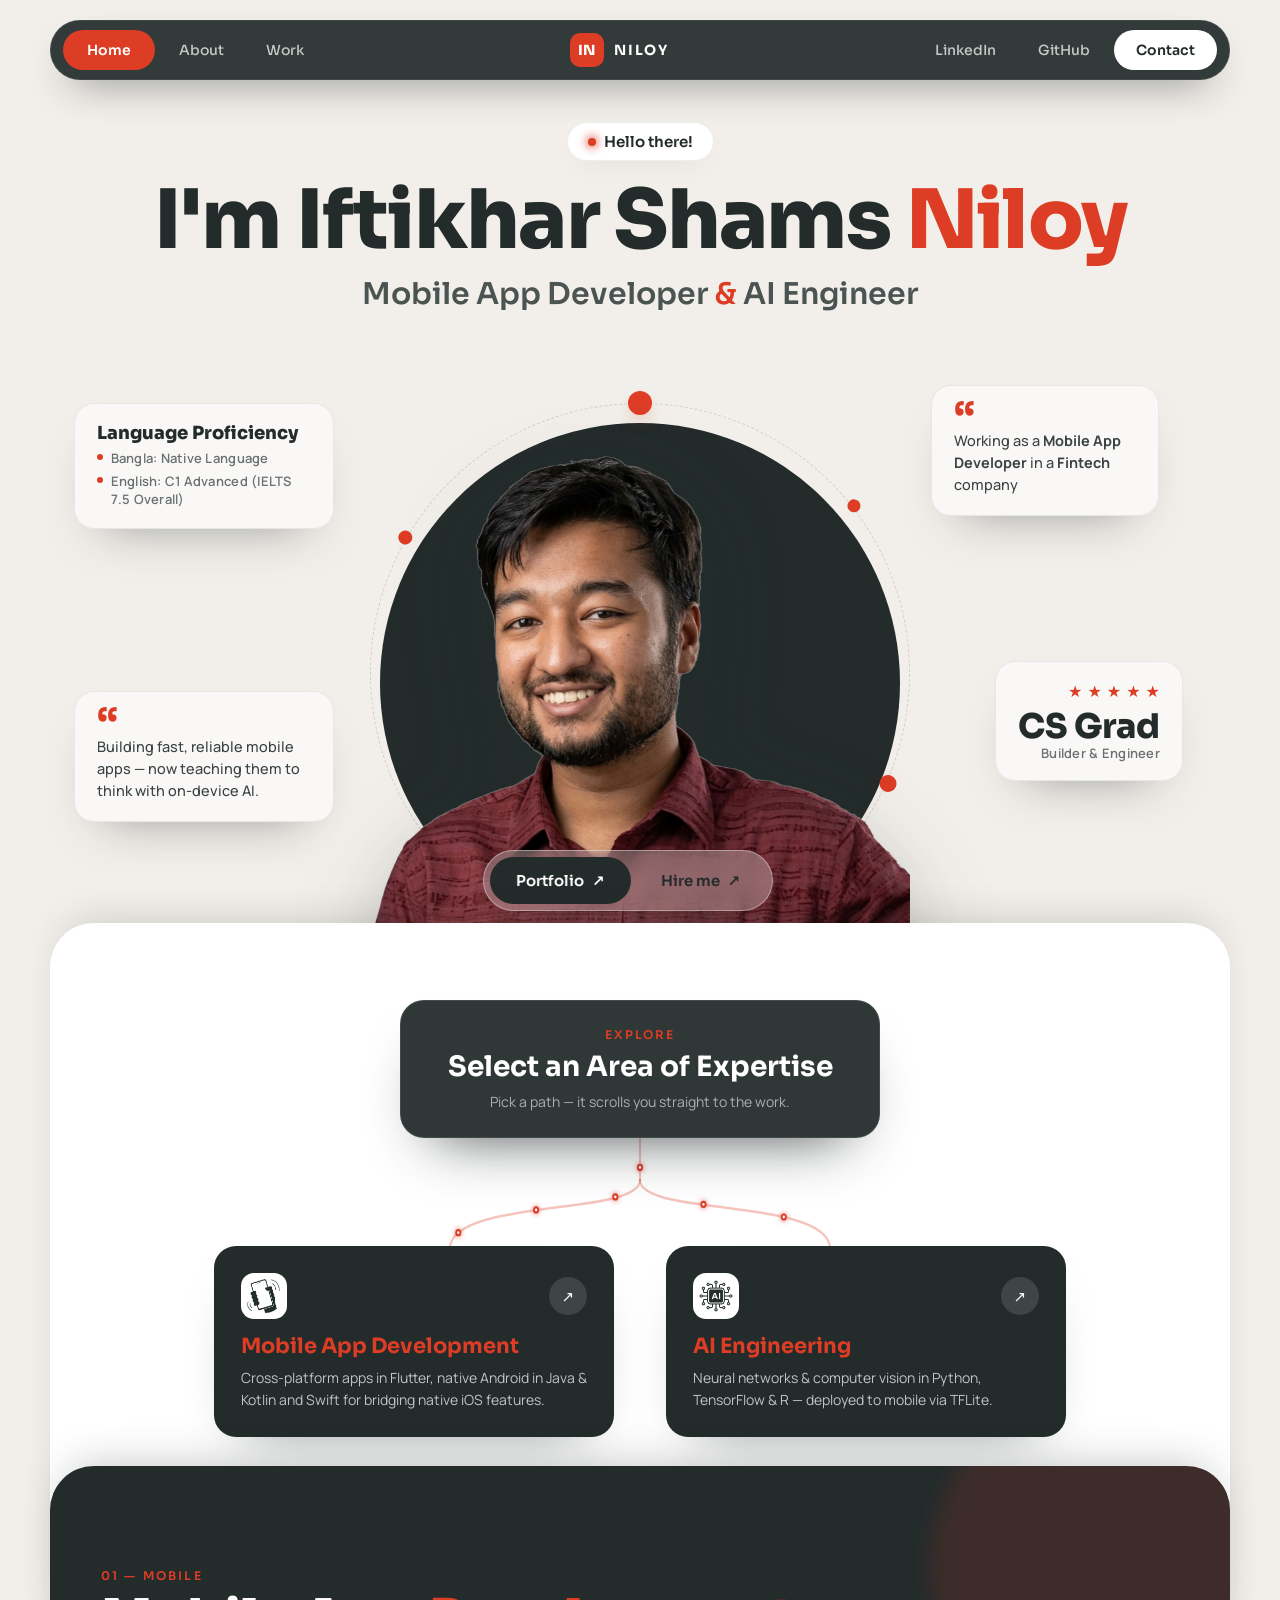
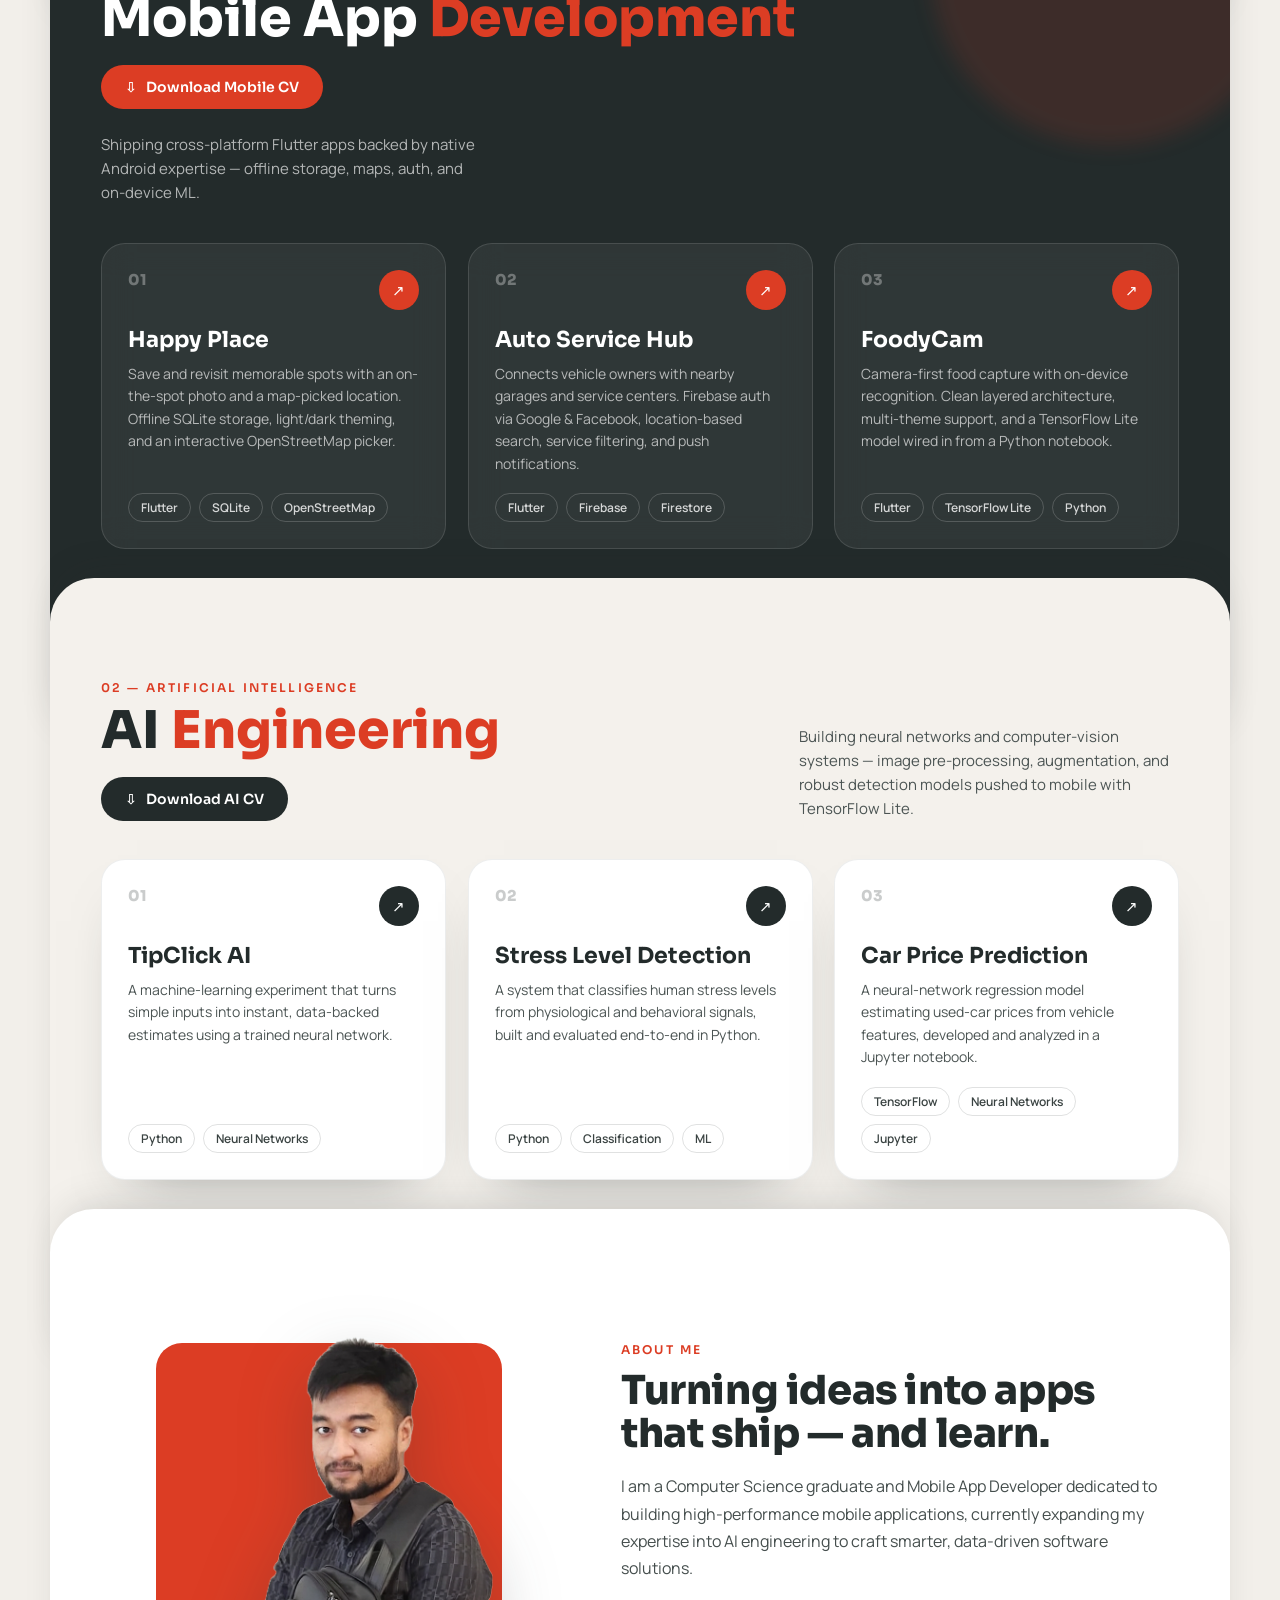
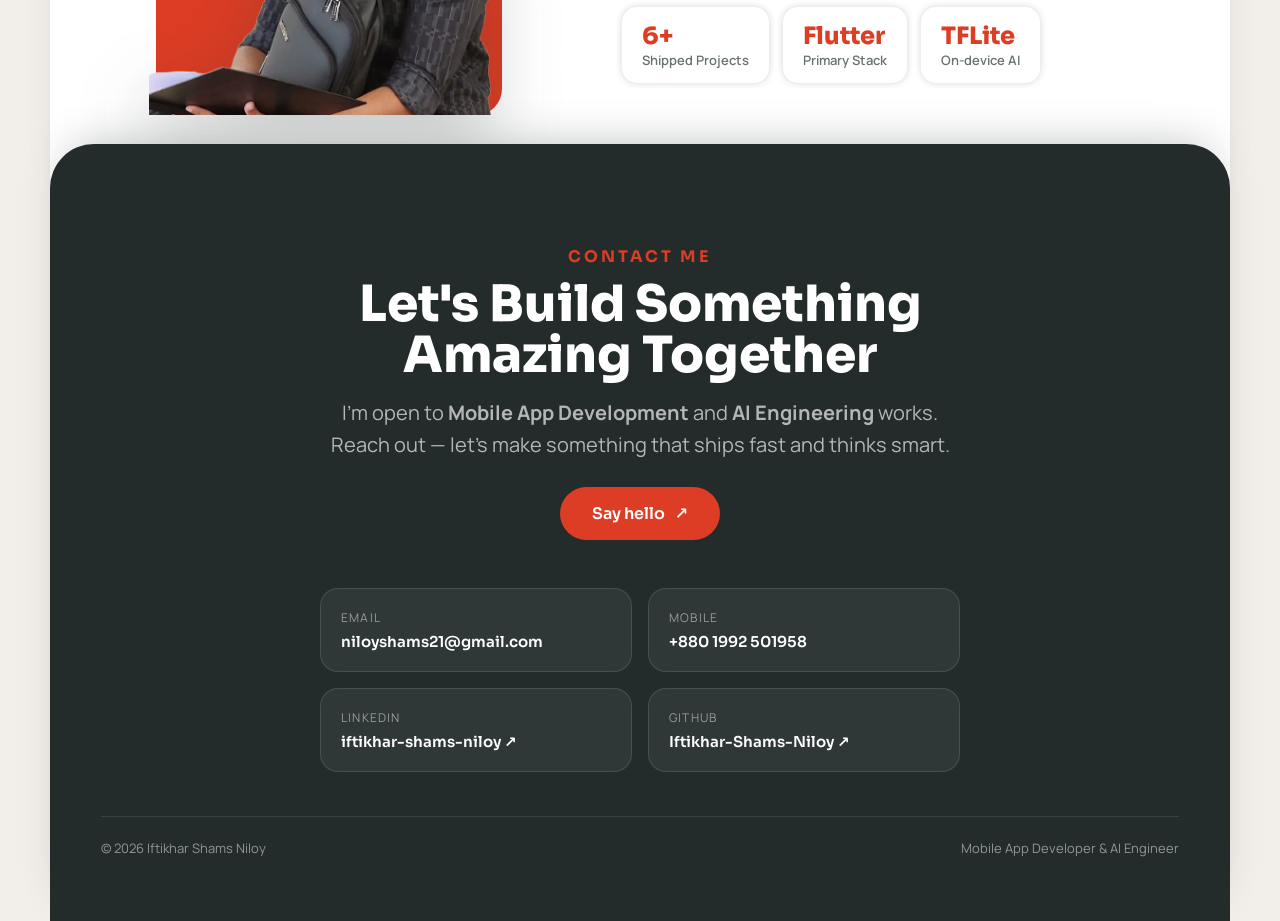
<file: index.html>
<!DOCTYPE html>
<html lang="en">
<head>
  <meta charset="utf-8">
  <meta name="viewport" content="width=device-width, initial-scale=1">
  <title>Iftikhar Shams Niloy — Mobile App Developer &amp; AI Engineer</title>
  <meta name="description" content="Portfolio of Iftikhar Shams Niloy — Mobile App Developer (Flutter, Android) and AI Engineer (TensorFlow, computer vision).">

  <link rel="icon" href="assets/images/favicon.svg" type="image/svg+xml">

  <link rel="stylesheet" href="css/fonts.css">
  <link rel="stylesheet" href="css/base.css">
  <link rel="stylesheet" href="css/components.css">
  <link rel="stylesheet" href="css/sections.css">
</head>
<body>

  <!-- ============================== NAV ============================== -->
  <nav class="nav">
    <div class="nav__group">
      <a href="#home" class="nav__link nav__link--active">Home</a>
      <a href="#about" class="nav__link">About</a>
      <a href="#mobile" class="nav__link">Work</a>
    </div>

    <a href="#home" class="nav__brand">
      <span class="nav__logo">IN</span>
      <span class="nav__name">NILOY</span>
    </a>

    <div class="nav__group">
      <a href="https://www.linkedin.com/in/iftikhar-shams-niloy-92b902220/" target="_blank" rel="noopener" class="nav__link nav__link--social">LinkedIn</a>
      <a href="https://github.com/Iftikhar-Shams-Niloy" target="_blank" rel="noopener" class="nav__link nav__link--social">GitHub</a>
      <a href="#contact" class="nav__cta">Contact</a>
    </div>
  </nav>

  <!-- ============================== HERO ============================== -->
  <section id="home" class="hero">
    <div class="hero__inner">
      <div class="hero__badge reveal">
        <span class="hero__badge-dot"></span>Hello there!
      </div>

      <h1 class="hero__title reveal">I'm Iftikhar Shams <span class="accent">Niloy</span></h1>
      <p class="hero__subtitle reveal">Mobile App Developer <span class="accent">&amp;</span> AI Engineer</p>

      <!-- On desktop, .hero__portrait and .hero__cards are transparent wrappers
           (display: contents); on mobile the portrait becomes its own block and
           the floating cards reflow into a grid below it. -->
      <div class="hero__stage reveal">
        <div class="hero__portrait">
        <div class="hero__circle"></div>
        <div class="hero__ring"></div>

        <!-- Rotating red satellites orbiting the portrait -->
        <div class="hero__orbit">
          <div class="hero__orbit-spinner">
            <div class="hero__orbit-arm" style="--angle: 0deg"><span class="hero__satellite" style="--size: 24px; --offset: -12px"></span></div>
            <div class="hero__orbit-arm" style="--angle: 52deg"><span class="hero__satellite" style="--size: 13px; --offset: -8px"></span></div>
            <div class="hero__orbit-arm" style="--angle: 114deg"><span class="hero__satellite" style="--size: 17px; --offset: -10px"></span></div>
            <div class="hero__orbit-arm" style="--angle: 170deg"><span class="hero__satellite" style="--size: 11px; --offset: -7px"></span></div>
            <div class="hero__orbit-arm" style="--angle: 226deg"><span class="hero__satellite" style="--size: 20px; --offset: -11px"></span></div>
            <div class="hero__orbit-arm" style="--angle: 300deg"><span class="hero__satellite" style="--size: 14px; --offset: -8px"></span></div>
          </div>
        </div>

        <img id="heroPhoto" class="hero__photo" src="assets/images/photo-formal.png" alt="Iftikhar Shams Niloy">

        <!-- CTA pill + expandable resume downloads -->
        <div class="hero__cta">
          <div class="cta-pill">
            <a href="#mobile" class="cta-pill__primary">Portfolio <span aria-hidden="true">↗</span></a>
            <button id="resumeToggle" class="cta-pill__secondary" aria-expanded="false" aria-controls="resumePanel">
              Hire me <span id="resumeCaret" aria-hidden="true">↗</span>
            </button>
          </div>
          <div id="resumePanel" class="resume-panel">
            <a href="assets/resume/Iftikhar-Shams-Niloy-Resume-AI.pdf" download="Iftikhar-Shams-Niloy-AI-Resume.pdf" class="resume-panel__link resume-panel__link--accent">AI Engineering Resume</a>
            <a href="assets/resume/Iftikhar-Shams-Niloy-Resume-Mobile.pdf" download="Iftikhar-Shams-Niloy-Mobile-Resume.pdf" class="resume-panel__link resume-panel__link--dark">Mobile App Developer Resume</a>
          </div>
        </div>
        </div><!-- /hero__portrait -->

        <!-- Floating glass cards around the portrait -->
        <div class="hero__cards">
        <div class="float-card float-card--quote float-card--bottom-left">
          <div class="float-card__quote-mark">&ldquo;</div>
          <p class="float-card__text">Building fast, reliable mobile apps — now teaching them to think with on-device AI.</p>
        </div>

        <div class="float-card float-card--quote float-card--top-right">
          <div class="float-card__quote-mark">&ldquo;</div>
          <p class="float-card__text">Working as a <b>Mobile App Developer</b> in a <b>Fintech</b> company</p>
        </div>

        <div class="float-card float-card--badge float-card--bottom-right">
          <div class="float-card__stars">
            <span>★</span><span>★</span><span>★</span><span>★</span><span>★</span>
          </div>
          <div class="float-card__headline">CS Grad</div>
          <div class="float-card__caption">Builder &amp; Engineer</div>
        </div>

        <div class="float-card float-card--list float-card--top-left">
          <div class="float-card__headline float-card__headline--small">Language Proficiency</div>
          <ul class="float-card__list">
            <li><span class="float-card__bullet"></span>Bangla: Native Language</li>
            <li><span class="float-card__bullet"></span>English: C1 Advanced (IELTS 7.5 Overall)</li>
          </ul>
        </div>
        </div><!-- /hero__cards -->
      </div>
    </div>
  </section>

  <!-- ===================== EXPERTISE CHART ===================== -->
  <section class="chart stack-card stack-card--chart">
    <div class="chart__tree">
      <div class="chart__root reveal">
        <div class="chart__eyebrow">Explore</div>
        <div class="chart__question">Select an Area of Expertise</div>
        <div class="chart__hint">Pick a path — it scrolls you straight to the work.</div>
      </div>

      <!-- Mobile connector: vertical line with a falling spark (hidden on desktop) -->
      <div class="chart__vline" aria-hidden="true"></div>

      <!-- Connector with flowing sparks from the root node to the two paths -->
      <svg class="chart__connector" viewBox="0 0 900 110" height="110" fill="none" preserveAspectRatio="none" aria-hidden="true">
        <defs>
          <filter id="sparkGlow" x="-70%" y="-70%" width="240%" height="240%">
            <feGaussianBlur stdDeviation="2.6" result="b"></feGaussianBlur>
            <feMerge><feMergeNode in="b"></feMergeNode><feMergeNode in="SourceGraphic"></feMergeNode></feMerge>
          </filter>
          <path id="flowLeft" d="M450 0 L450 40 C 450 78 235 60 225 108"></path>
          <path id="flowRight" d="M450 0 L450 40 C 450 78 665 60 675 108"></path>
        </defs>
        <!-- faint tracks -->
        <path d="M450 0 V42" class="chart__track"></path>
        <path d="M450 42 C 450 78 235 60 225 108" class="chart__track"></path>
        <path d="M450 42 C 450 78 665 60 675 108" class="chart__track"></path>
        <!-- flowing red sparks -->
        <g filter="url(#sparkGlow)"><circle r="3.6" class="chart__spark"></circle><circle r="1.4" fill="#fff"></circle><animateMotion dur="1.9s" repeatCount="indefinite" begin="0s"><mpath href="#flowLeft"></mpath></animateMotion></g>
        <g filter="url(#sparkGlow)"><circle r="3.6" class="chart__spark"></circle><circle r="1.4" fill="#fff"></circle><animateMotion dur="1.9s" repeatCount="indefinite" begin="-0.63s"><mpath href="#flowLeft"></mpath></animateMotion></g>
        <g filter="url(#sparkGlow)"><circle r="3.6" class="chart__spark"></circle><circle r="1.4" fill="#fff"></circle><animateMotion dur="1.9s" repeatCount="indefinite" begin="-1.27s"><mpath href="#flowLeft"></mpath></animateMotion></g>
        <g filter="url(#sparkGlow)"><circle r="3.6" class="chart__spark"></circle><circle r="1.4" fill="#fff"></circle><animateMotion dur="1.9s" repeatCount="indefinite" begin="-0.31s"><mpath href="#flowRight"></mpath></animateMotion></g>
        <g filter="url(#sparkGlow)"><circle r="3.6" class="chart__spark"></circle><circle r="1.4" fill="#fff"></circle><animateMotion dur="1.9s" repeatCount="indefinite" begin="-0.95s"><mpath href="#flowRight"></mpath></animateMotion></g>
        <g filter="url(#sparkGlow)"><circle r="3.6" class="chart__spark"></circle><circle r="1.4" fill="#fff"></circle><animateMotion dur="1.9s" repeatCount="indefinite" begin="-1.58s"><mpath href="#flowRight"></mpath></animateMotion></g>
      </svg>

      <div class="chart__paths">
        <a href="#mobile" class="path-card reveal reveal--from-left">
          <div class="path-card__top">
            <span class="path-card__icon"><img src="assets/images/icon-mobile-dev.png" alt=""></span>
            <span class="path-card__arrow">↗</span>
          </div>
          <div class="path-card__title">Mobile App Development</div>
          <p class="path-card__desc">Cross-platform apps in Flutter, native Android in Java &amp; Kotlin and Swift for bridging native iOS features.</p>
        </a>

        <!-- Mobile connector between the two stacked cards (hidden on desktop) -->
        <div class="chart__vline" aria-hidden="true"></div>

        <a href="#ai" class="path-card reveal reveal--from-right">
          <div class="path-card__top">
            <span class="path-card__icon"><img src="assets/images/icon-ai.png" alt=""></span>
            <span class="path-card__arrow">↗</span>
          </div>
          <div class="path-card__title">AI Engineering</div>
          <p class="path-card__desc">Neural networks &amp; computer vision in Python, TensorFlow &amp; R — deployed to mobile via TFLite.</p>
        </a>
      </div>
    </div>
  </section>

  <!-- ===================== MOBILE WORK ===================== -->
  <section id="mobile" class="work work--dark stack-card roll">
    <div class="work__glow" aria-hidden="true"></div>

    <div class="work__header reveal">
      <div>
        <div class="work__eyebrow">01 — Mobile</div>
        <h2 class="work__title">Mobile App <span class="accent">Development</span></h2>
        <a href="assets/resume/Iftikhar-Shams-Niloy-Resume-Mobile.pdf" download="Iftikhar-Shams-Niloy-Mobile-Resume.pdf" class="work__cv-btn work__cv-btn--accent"><span aria-hidden="true">⇩</span> Download Mobile CV</a>
      </div>
      <p class="work__blurb">Shipping cross-platform Flutter apps backed by native Android expertise — offline storage, maps, auth, and on-device ML.</p>
    </div>

    <!-- Cards rendered by js/projects.js from the mobileProjects list -->
    <div id="mobileProjects" class="work__grid"></div>
  </section>

  <!-- ===================== AI WORK ===================== -->
  <section id="ai" class="work work--light stack-card roll">
    <div class="work__header reveal">
      <div>
        <div class="work__eyebrow">02 — Artificial Intelligence</div>
        <h2 class="work__title">AI <span class="accent">Engineering</span></h2>
        <a href="assets/resume/Iftikhar-Shams-Niloy-Resume-AI.pdf" download="Iftikhar-Shams-Niloy-AI-Resume.pdf" class="work__cv-btn work__cv-btn--dark"><span aria-hidden="true">⇩</span> Download AI CV</a>
      </div>
      <p class="work__blurb">Building neural networks and computer-vision systems — image pre-processing, augmentation, and robust detection models pushed to mobile with TensorFlow Lite.</p>
    </div>

    <!-- Cards rendered by js/projects.js from the aiProjects list -->
    <div id="aiProjects" class="work__grid"></div>
  </section>

  <!-- ===================== ABOUT ===================== -->
  <section id="about" class="about stack-card roll">
    <div class="about__grid">
      <div class="about__portrait reveal reveal--from-left">
        <div class="about__portrait-backdrop"></div>
        <img src="assets/images/photo-casual.png" alt="Iftikhar Shams Niloy" class="about__photo">
      </div>

      <div class="reveal reveal--from-right">
        <div class="about__eyebrow">About me</div>
        <h2 class="about__title">Turning ideas into apps that ship — and learn.</h2>
        <p class="about__body">I am a Computer Science graduate and Mobile App Developer dedicated to building high-performance mobile applications, currently expanding my expertise into AI engineering to craft smarter, data-driven software solutions.</p>
        <div class="about__stats">
          <div class="stat-card">
            <div class="stat-card__value">6+</div>
            <div class="stat-card__label">Shipped Projects</div>
          </div>
          <div class="stat-card">
            <div class="stat-card__value">Flutter</div>
            <div class="stat-card__label">Primary Stack</div>
          </div>
          <div class="stat-card">
            <div class="stat-card__value">TFLite</div>
            <div class="stat-card__label">On-device AI</div>
          </div>
        </div>
      </div>
    </div>
  </section>

  <!-- ===================== CONTACT ===================== -->
  <section id="contact" class="contact stack-card roll">
    <div class="contact__intro reveal">
      <div class="contact__eyebrow"><b>CONTACT ME</b></div>
      <h2 class="contact__title">Let's Build Something Amazing Together</h2>
      <p class="contact__body">I'm open to <b>Mobile App Development</b> and <b>AI Engineering</b> works. Reach out — let's make something that ships fast and thinks smart.</p>
      <a href="https://mail.google.com/mail/?view=cm&amp;fm=1&amp;to=niloyshams21@gmail.com&amp;su=Interested%20in%20Hiring%20You%20%E2%80%93%20%5BJob%20Role%2F%20Project%5D" target="_blank" rel="noopener" class="contact__hello">Say hello <span aria-hidden="true">↗</span></a>
    </div>

    <div class="contact__grid reveal">
      <a href="https://mail.google.com/mail/?view=cm&amp;fm=1&amp;to=niloyshams21@gmail.com&amp;su=Interested%20in%20Hiring%20You%20%E2%80%93%20%5BJob%20Role%2F%20Project%5D" target="_blank" rel="noopener" class="contact-card">
        <div class="contact-card__label">Email</div>
        <div class="contact-card__value contact-card__value--wrap">niloyshams21@gmail.com</div>
      </a>
      <a href="tel:+8801992501958" class="contact-card">
        <div class="contact-card__label">Mobile</div>
        <div class="contact-card__value">+880 1992 501958</div>
      </a>
      <a href="https://www.linkedin.com/in/iftikhar-shams-niloy-92b902220/" target="_blank" rel="noopener" class="contact-card">
        <div class="contact-card__label">LinkedIn</div>
        <div class="contact-card__value">iftikhar-shams-niloy ↗</div>
      </a>
      <a href="https://github.com/Iftikhar-Shams-Niloy" target="_blank" rel="noopener" class="contact-card">
        <div class="contact-card__label">GitHub</div>
        <div class="contact-card__value">Iftikhar-Shams-Niloy ↗</div>
      </a>
    </div>

    <footer class="contact__footer">
      <span>© 2026 Iftikhar Shams Niloy</span>
      <span>Mobile App Developer &amp; AI Engineer</span>
    </footer>
  </section>

  <script src="js/projects.js"></script>
  <script src="js/main.js"></script>
</body>
</html>
</file>
<file: css/fonts.css>
/* ==========================================================================
   Self-hosted fonts (variable weight files from Google Fonts)
   - Manrope: body text
   - Sora: headings / UI labels
   Each file is a variable font, so a single @font-face per unicode subset
   covers every weight used on the page.
   ========================================================================== */

/* ----- Manrope ----- */

@font-face {
  font-family: 'Manrope';
  font-style: normal;
  font-weight: 200 800;
  font-display: swap;
  src: url("../assets/fonts/manrope-latin.woff2") format('woff2');
  unicode-range: U+0000-00FF, U+0131, U+0152-0153, U+02BB-02BC, U+02C6, U+02DA, U+02DC, U+0304, U+0308, U+0329, U+2000-206F, U+20AC, U+2122, U+2191, U+2193, U+2212, U+2215, U+FEFF, U+FFFD;
}

@font-face {
  font-family: 'Manrope';
  font-style: normal;
  font-weight: 200 800;
  font-display: swap;
  src: url("../assets/fonts/manrope-latin-ext.woff2") format('woff2');
  unicode-range: U+0100-02BA, U+02BD-02C5, U+02C7-02CC, U+02CE-02D7, U+02DD-02FF, U+0304, U+0308, U+0329, U+1D00-1DBF, U+1E00-1E9F, U+1EF2-1EFF, U+2020, U+20A0-20AB, U+20AD-20C0, U+2113, U+2C60-2C7F, U+A720-A7FF;
}

@font-face {
  font-family: 'Manrope';
  font-style: normal;
  font-weight: 200 800;
  font-display: swap;
  src: url("../assets/fonts/manrope-cyrillic.woff2") format('woff2');
  unicode-range: U+0301, U+0400-045F, U+0490-0491, U+04B0-04B1, U+2116;
}

@font-face {
  font-family: 'Manrope';
  font-style: normal;
  font-weight: 200 800;
  font-display: swap;
  src: url("../assets/fonts/manrope-cyrillic-ext.woff2") format('woff2');
  unicode-range: U+0460-052F, U+1C80-1C8A, U+20B4, U+2DE0-2DFF, U+A640-A69F, U+FE2E-FE2F;
}

@font-face {
  font-family: 'Manrope';
  font-style: normal;
  font-weight: 200 800;
  font-display: swap;
  src: url("../assets/fonts/manrope-greek.woff2") format('woff2');
  unicode-range: U+0370-0377, U+037A-037F, U+0384-038A, U+038C, U+038E-03A1, U+03A3-03FF;
}

@font-face {
  font-family: 'Manrope';
  font-style: normal;
  font-weight: 200 800;
  font-display: swap;
  src: url("../assets/fonts/manrope-vietnamese.woff2") format('woff2');
  unicode-range: U+0102-0103, U+0110-0111, U+0128-0129, U+0168-0169, U+01A0-01A1, U+01AF-01B0, U+0300-0301, U+0303-0304, U+0308-0309, U+0323, U+0329, U+1EA0-1EF9, U+20AB;
}

/* ----- Sora ----- */

@font-face {
  font-family: 'Sora';
  font-style: normal;
  font-weight: 100 800;
  font-display: swap;
  src: url("../assets/fonts/sora-latin.woff2") format('woff2');
  unicode-range: U+0000-00FF, U+0131, U+0152-0153, U+02BB-02BC, U+02C6, U+02DA, U+02DC, U+0304, U+0308, U+0329, U+2000-206F, U+20AC, U+2122, U+2191, U+2193, U+2212, U+2215, U+FEFF, U+FFFD;
}

@font-face {
  font-family: 'Sora';
  font-style: normal;
  font-weight: 100 800;
  font-display: swap;
  src: url("../assets/fonts/sora-latin-ext.woff2") format('woff2');
  unicode-range: U+0100-02BA, U+02BD-02C5, U+02C7-02CC, U+02CE-02D7, U+02DD-02FF, U+0304, U+0308, U+0329, U+1D00-1DBF, U+1E00-1E9F, U+1EF2-1EFF, U+2020, U+20A0-20AB, U+20AD-20C0, U+2113, U+2C60-2C7F, U+A720-A7FF;
}
</file>
<file: css/base.css>
/* ==========================================================================
   Base: design tokens, reset, page scaffolding, animations, reveal utilities
   ========================================================================== */

:root {
  --accent: #DC3D24;
  --ink: #232B2B;
  --paper: #F2EFEA;
  --paper-warm: #F4F1EC;
  --text-muted: #4b5453;
  --text-soft: #6a7271;
  --glass-blur: 16px;
  --radius-section: 44px;

  /* Stacked-card sections: each card tucks --card-underlap of the previous
     card underneath itself and leaves --card-overlap of it visible. */
  --card-underlap: 120px;
  --card-overlap: 48px;

  --font-heading: 'Sora', system-ui, sans-serif;
  --font-body: 'Manrope', system-ui, sans-serif;
}

/* Tighter card stacking and softer corners on small screens. */
@media (max-width: 760px) {
  :root {
    --card-underlap: 60px;
    --card-overlap: 20px;
    --radius-section: 32px;
  }
}

* {
  box-sizing: border-box;
  margin: 0;
  padding: 0;
}

html {
  scroll-behavior: smooth;
}

/* `clip` cuts off horizontal overflow (from decorative shapes and negative
   margins) WITHOUT turning the element into a scroll container, which is
   what `overflow-x: hidden` on a wrapper div does — that was the source of
   the "scroll gets stuck unless the cursor is near the edge" bug. */
html, body {
  overflow-x: clip;
}

body {
  font-family: var(--font-body);
  background: var(--paper);
  color: var(--ink);
  -webkit-font-smoothing: antialiased;
}

::selection {
  background: var(--accent);
  color: #fff;
}

a {
  text-decoration: none;
  color: inherit;
}

img {
  max-width: 100%;
}

/* Anchored sections stop below the sticky nav instead of underneath it. */
section[id] {
  scroll-margin-top: 90px;
}

.accent {
  color: var(--accent);
}

/* --------------------------------------------------------------------------
   Stacked-card sections
   Every section after the hero is a rounded card that slides over the one
   before it. z-index comes from source order so later cards sit on top.
   -------------------------------------------------------------------------- */

.stack-card {
  position: relative;
  width: min(1180px, 94vw);
  margin: calc(-1 * (var(--card-underlap) + var(--card-overlap))) auto 0;
  border-radius: var(--radius-section) var(--radius-section) 0 0;
}

/* --------------------------------------------------------------------------
   Keyframe animations
   -------------------------------------------------------------------------- */

@keyframes floatY {
  0%, 100% { transform: translateY(0); }
  50%      { transform: translateY(-14px); }
}

@keyframes spin {
  to { transform: rotate(360deg); }
}

@keyframes pop {
  0%   { opacity: 0; transform: translateY(14px) scale(.98); }
  100% { opacity: 1; transform: none; }
}

@keyframes glowDot {
  0%, 100% { box-shadow: 0 0 5px 1px rgba(220, 61, 36, .7), 0 0 0 0 rgba(220, 61, 36, .5); }
  50%      { box-shadow: 0 0 12px 3px rgba(220, 61, 36, .95), 0 0 0 6px rgba(220, 61, 36, 0); }
}

/* --------------------------------------------------------------------------
   Scroll-reveal utilities (activated once by js/main.js)
   .reveal              — fade up
   .reveal--from-left   — slide in from the left
   .reveal--from-right  — slide in from the right
   .roll                — whole section tilts up into place
   -------------------------------------------------------------------------- */

.reveal {
  opacity: 0;
  transform: translateY(34px);
  transition:
    opacity .8s cubic-bezier(.16, .72, .2, 1),
    transform .8s cubic-bezier(.16, .72, .2, 1);
  will-change: opacity, transform;
}

.reveal--from-left  { transform: translateX(-40px); }
.reveal--from-right { transform: translateX(40px); }

.reveal.is-visible {
  opacity: 1;
  transform: none;
}

.roll {
  opacity: 0;
  transform: perspective(1500px) rotateX(9deg) translateY(44px);
  transform-origin: 50% 0%;
  transition:
    opacity .74s cubic-bezier(.16, .72, .2, 1),
    transform .74s cubic-bezier(.16, .72, .2, 1);
  backface-visibility: hidden;
}

.roll.is-visible {
  opacity: 1;
  transform: perspective(1500px) rotateX(0deg) translateY(0);
}

@media (prefers-reduced-motion: reduce) {
  .reveal, .reveal--from-left, .reveal--from-right, .roll {
    opacity: 1 !important;
    transform: none !important;
    transition: none;
  }
}
</file>
<file: css/components.css>
/* ==========================================================================
   Reusable components: nav, floating cards, CTA pill, resume panel,
   path cards, project cards, stat cards, contact cards
   ========================================================================== */

/* --------------------------------- Nav --------------------------------- */

.nav {
  position: sticky;
  top: 20px;
  z-index: 60;
  width: min(1180px, 94vw);
  margin: 18px auto 0;
  display: flex;
  align-items: center;
  justify-content: space-between;
  background: rgba(35, 43, 43, 0.92);
  backdrop-filter: blur(14px);
  -webkit-backdrop-filter: blur(14px);
  border: 1px solid rgba(255, 255, 255, 0.08);
  border-radius: 999px;
  padding: 9px 12px;
  box-shadow: 0 18px 40px -22px rgba(35, 43, 43, 0.9);
  transition: background .3s ease;
}

/* Once the page is scrolled, the bar goes translucent (js/main.js
   toggles this class); the backdrop blur keeps the labels readable. */
.nav--scrolled {
  background: rgba(35, 43, 43, 0.3);
}

.nav__group {
  display: flex;
  align-items: center;
  gap: 6px;
}

.nav__link {
  cursor: pointer;
  font-family: var(--font-heading);
  font-weight: 500;
  font-size: 14px;
  color: rgba(255, 255, 255, 0.72);
  padding: 11px 18px;
  border-radius: 999px;
  transition: color .2s;
}

.nav__link:hover {
  color: #fff;
}

.nav__link--active {
  font-weight: 600;
  color: #fff;
  background: var(--accent);
  padding: 11px 24px;
}

.nav__brand {
  display: flex;
  align-items: center;
  gap: 10px;
}

.nav__logo {
  width: 34px;
  height: 34px;
  border-radius: 10px;
  background: var(--accent);
  display: grid;
  place-items: center;
  font-family: var(--font-heading);
  font-weight: 800;
  color: #fff;
  font-size: 14px;
}

.nav__name {
  font-family: var(--font-heading);
  font-weight: 700;
  letter-spacing: .14em;
  font-size: 14px;
  color: #fff;
}

.nav__cta {
  font-family: var(--font-heading);
  font-weight: 600;
  font-size: 14px;
  color: var(--ink);
  background: #fff;
  padding: 11px 22px;
  border-radius: 999px;
}

/* Compact nav: the logo moves to the front, the wordmark and the social
   links drop out (both are repeated in the contact section), and paddings
   shrink so [IN] Home About Work [Contact] fits a phone screen. */
@media (max-width: 820px) {
  .nav {
    top: 12px;
    margin-top: 12px;
    padding: 7px 8px;
  }

  .nav__brand { order: -1; }
  .nav__name,
  .nav__link--social { display: none; }

  .nav__link { padding: 9px 11px; font-size: 13px; }
  .nav__link--active { padding: 9px 15px; }
  .nav__cta { padding: 9px 15px; font-size: 13px; }

  .nav__logo { border-radius: 50%; }
}

/* --------------------------- Floating glass cards --------------------------- */

.float-card {
  position: absolute;
  z-index: 3;
  max-width: 260px;
  text-align: left;
  padding: 20px 22px;
  border-radius: 20px;
  background: rgba(255, 255, 255, 0.55);
  backdrop-filter: blur(var(--glass-blur));
  -webkit-backdrop-filter: blur(var(--glass-blur));
  border: 1px solid rgba(35, 43, 43, 0.08);
  box-shadow: 0 24px 50px -30px rgba(35, 43, 43, 0.5);
  animation: floatY 5s ease-in-out infinite;
}

/* Positions are relative to the hero stage so they scale with the layout. */
.float-card--top-left     { left: 2%;  top: 10%; }
.float-card--top-right    { right: 6%; top: 7%;  width: 228px; }
.float-card--bottom-left  { left: 2%;  top: 58%; }
.float-card--bottom-right { right: 4%; top: 53%; text-align: right; animation-duration: 5.6s; padding: 18px 22px; }

.float-card__quote-mark {
  font-family: var(--font-heading);
  font-weight: 800;
  font-size: 40px;
  color: var(--accent);
  line-height: .6;
}

.float-card__text {
  font-size: 14.5px;
  line-height: 1.5;
  color: #3a4342;
  font-weight: 500;
}

.float-card__stars {
  display: flex;
  gap: 5px;
  justify-content: flex-end;
  margin-bottom: 8px;
  color: var(--accent);
}

.float-card__headline {
  font-family: var(--font-heading);
  font-weight: 800;
  font-size: 34px;
  line-height: 1;
}

.float-card__headline--small {
  font-size: 18px;
}

.float-card__caption {
  font-size: 13px;
  color: var(--text-soft);
  font-weight: 600;
  letter-spacing: .02em;
}

.float-card__list {
  list-style: none;
  display: flex;
  flex-direction: column;
  gap: 5px;
  margin-top: 7px;
  font-size: 13px;
  color: var(--text-soft);
  font-weight: 600;
  letter-spacing: .02em;
}

.float-card__list li {
  display: flex;
  align-items: flex-start;
  gap: 8px;
}

.float-card__bullet {
  width: 6px;
  height: 6px;
  border-radius: 50%;
  background: var(--accent);
  flex-shrink: 0;
  margin-top: 5px;
}

/* On narrow screens there is no room to pin the cards around the portrait,
   so they drop out of the stage into the .hero__cards grid below it
   (see sections.css): quotes span the full row, badges share one. */
@media (max-width: 900px) {
  .float-card {
    position: static;
    max-width: none;
    animation: none;
    padding: 16px 18px;
  }

  .float-card--quote { grid-column: 1 / -1; }

  .float-card--top-right { width: auto; }

  .float-card--bottom-right { text-align: left; }
  .float-card--bottom-right .float-card__stars { justify-content: flex-start; }

  .float-card__headline { font-size: 26px; }
}

/* ------------------------- CTA pill + resume panel ------------------------- */

.hero__cta {
  position: absolute;
  bottom: 32px;
  left: 50%;
  transform: translateX(-50%);
  z-index: 6;
  display: flex;
  align-items: center;
  justify-content: center;
  flex-wrap: wrap;
  gap: 10px;
  width: max-content;
  max-width: 90vw;
}

/* On mobile the pill sits nearer the portrait's bottom edge. */
@media (max-width: 900px) {
  .hero__cta {
    bottom: 10px;
  }
}

.cta-pill,
.resume-panel {
  display: flex;
  align-items: center;
  gap: 4px;
  padding: 6px;
  border-radius: 999px;
  background: rgba(255, 255, 255, 0.28);
  backdrop-filter: blur(10px);
  -webkit-backdrop-filter: blur(10px);
  border: 1px solid rgba(255, 255, 255, 0.4);
  box-shadow: 0 20px 44px -22px rgba(35, 43, 43, 0.7);
}

.cta-pill__primary,
.cta-pill__secondary {
  border: none;
  cursor: pointer;
  display: flex;
  align-items: center;
  gap: 8px;
  font-family: var(--font-heading);
  font-weight: 600;
  font-size: 15px;
  padding: 14px 26px;
  border-radius: 999px;
}

.cta-pill__primary {
  color: #fff;
  background-color: var(--ink);
}

.cta-pill__secondary {
  color: var(--ink);
  background: transparent;
}

/* Collapsed by default; js/main.js toggles .is-open to slide it out. */
.resume-panel {
  gap: 6px;
  overflow: hidden;
  white-space: nowrap;
  transform-origin: left center;
  max-width: 0;
  opacity: 0;
  visibility: hidden;
  transition:
    max-width .42s cubic-bezier(.4, 0, .2, 1),
    opacity .26s ease .34s,
    visibility 0s .66s;
}

.resume-panel.is-open {
  max-width: 560px;
  opacity: 1;
  visibility: visible;
  transition:
    max-width .48s cubic-bezier(.16, .72, .2, 1) .16s,
    opacity .3s ease,
    visibility 0s;
}

.resume-panel__link {
  display: flex;
  align-items: center;
  justify-content: center;
  font-family: var(--font-heading);
  font-weight: 600;
  font-size: 14px;
  color: #fff;
  padding: 13px 22px;
  border-radius: 999px;
  white-space: nowrap;
  flex-shrink: 0;
}

.resume-panel__link--accent { background: var(--accent); }
.resume-panel__link--dark   { background: var(--ink); }

/* On phones the two resume buttons don't fit side by side: the panel wraps
   below the CTA pill, stacks its links, and animates height instead of width. */
@media (max-width: 640px) {
  .resume-panel {
    flex-direction: column;
    align-items: stretch;
    border-radius: 28px;
    width: 100%;
    max-width: none;
    max-height: 0;
    transition:
      max-height .42s cubic-bezier(.4, 0, .2, 1),
      opacity .26s ease .34s,
      visibility 0s .66s;
  }

  .resume-panel.is-open {
    max-width: none;
    max-height: 160px;
    transition:
      max-height .48s cubic-bezier(.16, .72, .2, 1) .16s,
      opacity .3s ease,
      visibility 0s;
  }
}

/* ------------------------ Expertise path cards ------------------------ */

.path-card {
  cursor: pointer;
  text-align: left;
  flex: 1;
  min-width: 280px;
  max-width: 400px;
  padding: 26px;
  border-radius: 22px;
  background-color: var(--ink);
  border: 1px solid rgba(35, 43, 43, 0.08);
  box-shadow: 0 26px 54px -34px rgba(35, 43, 43, 0.55);
  transition: transform .25s, box-shadow .25s;
}

.path-card:hover {
  transform: translateY(-6px);
  box-shadow: 0 34px 60px -30px rgba(35, 43, 43, 0.6);
}

.path-card__top {
  display: flex;
  align-items: center;
  justify-content: space-between;
  margin-bottom: 14px;
}

.path-card__icon {
  width: 46px;
  height: 46px;
  border-radius: 13px;
  background: #fff;
  display: grid;
  place-items: center;
  overflow: hidden;
}

.path-card__icon img {
  width: 34px;
  height: 34px;
  object-fit: contain;
}

.path-card__arrow {
  width: 38px;
  height: 38px;
  border-radius: 50%;
  background: rgba(255, 255, 255, 0.12);
  color: #fff;
  display: grid;
  place-items: center;
  font-size: 15px;
}

.path-card__title {
  font-family: var(--font-heading);
  font-weight: 700;
  font-size: 21px;
  color: var(--accent);
}

.path-card__desc {
  font-size: 14px;
  line-height: 1.55;
  color: rgba(255, 255, 255, 0.72);
  margin-top: 8px;
}

/* --------------------------- Project cards --------------------------- */

.project-card {
  display: flex;
  flex-direction: column;
  padding: 26px;
  border-radius: 24px;
  transition: transform .25s, border-color .25s;
}

.project-card:hover {
  transform: translateY(-6px);
}

.project-card__top {
  display: flex;
  justify-content: space-between;
  align-items: flex-start;
  margin-bottom: 16px;
}

.project-card__number {
  font-family: var(--font-heading);
  font-weight: 800;
  font-size: 15px;
}

.project-card__arrow {
  width: 40px;
  height: 40px;
  border-radius: 50%;
  display: grid;
  place-items: center;
  color: #fff;
  font-size: 15px;
}

.project-card__title {
  font-family: var(--font-heading);
  font-weight: 700;
  font-size: 22px;
  margin-bottom: 10px;
}

.project-card__desc {
  font-size: 14px;
  line-height: 1.6;
  flex: 1;
}

.project-card__tags {
  display: flex;
  flex-wrap: wrap;
  gap: 8px;
  margin-top: 18px;
}

.project-card__tag {
  font-size: 12px;
  font-weight: 600;
  padding: 5px 12px;
  border-radius: 999px;
}

/* Dark variant (Mobile section) */
.project-card--dark {
  background: rgba(255, 255, 255, 0.06);
  backdrop-filter: blur(var(--glass-blur));
  -webkit-backdrop-filter: blur(var(--glass-blur));
  border: 1px solid rgba(255, 255, 255, 0.12);
}

.project-card--dark:hover          { border-color: rgba(220, 61, 36, 0.5); }
.project-card--dark .project-card__number { color: rgba(255, 255, 255, 0.32); }
.project-card--dark .project-card__arrow  { background: var(--accent); }
.project-card--dark .project-card__desc   { color: rgba(255, 255, 255, 0.66); }
.project-card--dark .project-card__tag    { color: rgba(255, 255, 255, 0.8); border: 1px solid rgba(255, 255, 255, 0.18); }

/* Light variant (AI section) */
.project-card--light {
  background: #fff;
  border: 1px solid rgba(35, 43, 43, 0.08);
  box-shadow: 0 26px 54px -36px rgba(35, 43, 43, 0.5);
}

.project-card--light:hover          { border-color: rgba(220, 61, 36, 0.4); }
.project-card--light .project-card__number { color: rgba(35, 43, 43, 0.24); }
.project-card--light .project-card__arrow  { background: var(--ink); }
.project-card--light .project-card__title  { color: var(--ink); }
.project-card--light .project-card__desc   { color: var(--text-muted); }
.project-card--light .project-card__tag    { color: #3a4342; border: 1px solid rgba(35, 43, 43, 0.14); }

/* ----------------------------- Stat cards ----------------------------- */

.stat-card {
  padding: 14px 20px;
  border-radius: 16px;
  background: #fff;
  border: 1px solid rgba(35, 43, 43, 0.08);
  box-shadow: 0 0 8px -4px rgba(35, 43, 43, 0.5);
}

.stat-card__value {
  font-family: var(--font-heading);
  font-weight: 800;
  font-size: 24px;
  color: var(--accent);
}

.stat-card__label {
  font-size: 13px;
  color: var(--text-soft);
  font-weight: 600;
}

/* ---------------------------- Contact cards ---------------------------- */

.contact-card {
  padding: 20px;
  border-radius: 18px;
  background: rgba(255, 255, 255, 0.06);
  border: 1px solid rgba(255, 255, 255, 0.12);
  transition: border-color .2s;
}

.contact-card:hover {
  border-color: rgba(220, 61, 36, 0.5);
}

.contact-card__label {
  font-size: 12px;
  letter-spacing: .1em;
  text-transform: uppercase;
  color: rgba(255, 255, 255, 0.5);
  margin-bottom: 6px;
}

.contact-card__value {
  font-family: var(--font-heading);
  font-weight: 600;
  font-size: 15px;
}

.contact-card__value--wrap {
  word-break: break-all;
}
</file>
<file: css/sections.css>
/* ==========================================================================
   Page sections: hero, expertise chart, work (mobile/AI), about, contact
   Sections after the hero are ".stack-card"s (see base.css): rounded cards
   that slide over the previous section, z-index rising in source order.
   ========================================================================== */

/* --------------------------------- Hero --------------------------------- */

.hero {
  position: relative;
  z-index: 1;
  width: 100%;
  background: var(--paper);
  border-radius: 0 0 var(--radius-section) var(--radius-section);
  text-align: center;
}

.hero__inner {
  width: min(1180px, 94vw);
  margin: 0 auto;
  padding: 44px 0 52px;
}

.hero__badge {
  display: inline-flex;
  align-items: center;
  gap: 8px;
  background: #fff;
  border: 1px solid rgba(35, 43, 43, 0.08);
  border-radius: 999px;
  padding: 9px 20px;
  font-family: var(--font-heading);
  font-weight: 600;
  font-size: 15px;
  box-shadow: 0 10px 26px -18px rgba(35, 43, 43, 0.5);
}

.hero__badge-dot {
  width: 8px;
  height: 8px;
  border-radius: 50%;
  background: var(--accent);
  box-shadow: 0 0 8px 2px rgba(220, 61, 36, 0.75);
  animation: glowDot 1.8s ease-in-out infinite;
}

.hero__title {
  font-family: var(--font-heading);
  font-weight: 800;
  font-size: clamp(38px, 6.4vw, 88px);
  line-height: .98;
  letter-spacing: -.02em;
  margin: 20px 0 0;
}

.hero__subtitle {
  font-family: var(--font-heading);
  font-weight: 600;
  font-size: clamp(17px, 2.4vw, 30px);
  color: var(--text-muted);
  margin-top: 14px;
}

/* The stage holds the portrait, orbit decoration, and floating cards. */
.hero__stage {
  position: relative;
  margin-top: 30px;
  height: clamp(400px, 52vw, 600px);
  display: flex;
  justify-content: center;
}

/* On desktop these wrappers don't exist layout-wise: the portrait pieces and
   the floating cards position themselves against the stage directly. */
.hero__portrait,
.hero__cards {
  display: contents;
}

/* Mobile hero: the portrait becomes its own block and the floating cards
   drop into a glass-card grid underneath it (card styles in components.css). */
@media (max-width: 900px) {
  .hero__stage {
    display: block;
    height: auto;
  }

  .hero__portrait {
    position: relative;
    display: flex;
    justify-content: center;
    height: min(440px, 118vw);
    /* Clips the portrait's cropped bottom edge, which the next section
       covers on desktop. */
    overflow: clip;
  }

  .hero__cards {
    display: grid;
    grid-template-columns: repeat(2, minmax(0, 1fr));
    gap: 12px;
    margin-top: 20px;
    text-align: left;
  }

  /* The next card overlaps the hero bottom; keep clearance under the grid. */
  .hero__inner {
    padding-bottom: 96px;
  }
}

.hero__circle,
.hero__ring,
.hero__orbit {
  position: absolute;
  bottom: 0;
  left: 50%;
  transform: translateX(-50%);
}

.hero__circle {
  width: clamp(340px, 44vw, 520px);
  height: clamp(340px, 44vw, 520px);
  border-radius: 50%;
  background: var(--ink);
}

.hero__ring,
.hero__orbit {
  width: clamp(360px, 46vw, 540px);
  height: clamp(360px, 46vw, 540px);
}

.hero__ring {
  border-radius: 50%;
  border: 1.5px dashed rgba(35, 43, 43, 0.16);
}

.hero__orbit {
  pointer-events: none;
  z-index: 1;
}

.hero__orbit-spinner {
  position: absolute;
  inset: 0;
  animation: spin 24s linear infinite;
}

/* Each arm is rotated by --angle; the satellite dot sits at its 12 o'clock. */
.hero__orbit-arm {
  position: absolute;
  inset: 0;
  transform: rotate(var(--angle));
}

.hero__satellite {
  position: absolute;
  top: var(--offset);
  left: 50%;
  transform: translateX(-50%);
  width: var(--size);
  height: var(--size);
  border-radius: 50%;
  background: var(--accent);
  box-shadow: 0 8px 18px -6px rgba(220, 61, 36, 0.6);
}

.hero__photo {
  position: relative;
  z-index: 2;
  height: 90%;
  object-fit: contain;
  object-position: bottom;
  transform: translateY(64px);
  filter: drop-shadow(0 30px 40px rgba(35, 43, 43, 0.28));
}

/* --------------------------- Expertise chart --------------------------- */

.chart {
  z-index: 2;
  background: #fff;
  margin-top: -72px; /* only tucks under the hero's rounded corners */
  padding: clamp(50px, 6vw, 86px) clamp(24px, 4vw, 56px)
           calc(clamp(48px, 6vw, 78px) + var(--card-underlap));
  box-shadow: 0 -16px 40px -18px rgba(35, 43, 43, 0.22);
}

.chart__tree {
  display: flex;
  flex-direction: column;
  align-items: center;
  width: 100%;
}

.chart__root {
  width: min(480px, 90%);
  text-align: center;
  padding: 26px 30px;
  border-radius: 24px;
  background: rgba(35, 43, 43, 0.94);
  backdrop-filter: blur(var(--glass-blur));
  -webkit-backdrop-filter: blur(var(--glass-blur));
  border: 1px solid rgba(255, 255, 255, 0.1);
  box-shadow: 0 30px 60px -34px rgba(35, 43, 43, 0.9);
  animation: pop .5s ease both;
}

.chart__eyebrow {
  font-family: var(--font-heading);
  font-weight: 600;
  font-size: 12px;
  letter-spacing: .16em;
  text-transform: uppercase;
  color: var(--accent);
  margin-bottom: 8px;
}

.chart__question {
  font-family: var(--font-heading);
  font-weight: 700;
  font-size: clamp(20px, 3vw, 28px);
  color: #fff;
  line-height: 1.2;
}

.chart__hint {
  font-size: 14px;
  color: rgba(255, 255, 255, 0.6);
  margin-top: 8px;
}

.chart__connector {
  display: block;
  width: min(760px, 92%);
  margin: 0 0 -2px;
  overflow: visible;
}

.chart__track {
  stroke: rgba(220, 61, 36, 0.3);
  stroke-width: 2.5;
  stroke-linecap: round;
}

.chart__spark {
  fill: var(--accent);
}

.chart__paths {
  display: flex;
  gap: clamp(16px, 4vw, 60px);
  width: 100%;
  justify-content: center;
  flex-wrap: wrap;
}

/* Mobile connector: a vertical track with a spark falling along it,
   threading root node -> first card -> second card. */
.chart__vline {
  display: none;
  position: relative;
  width: 2.5px;
  height: 54px;
  margin: 2px auto;
  border-radius: 2px;
  background: rgba(220, 61, 36, 0.3);
}

.chart__vline::before {
  content: "";
  position: absolute;
  left: 50%;
  transform: translateX(-50%);
  width: 9px;
  height: 9px;
  border-radius: 50%;
  background: var(--accent);
  box-shadow: 0 0 8px 2px rgba(220, 61, 36, 0.55);
  animation: sparkFall 1.6s linear infinite;
}

@keyframes sparkFall {
  0%   { top: -5px; opacity: 0; }
  12%  { opacity: 1; }
  88%  { opacity: 1; }
  100% { top: calc(100% - 4px); opacity: 0; }
}

/* Stacked layout: swap the branching SVG for the vertical connectors. */
@media (max-width: 760px) {
  .chart__connector { display: none; }
  .chart__vline { display: block; }

  .chart__paths {
    flex-direction: column;
    align-items: center;
    gap: 0;
  }

  .path-card {
    width: 100%;
    max-width: 420px;
  }
}

/* ---------------------------- Work sections ---------------------------- */

.work {
  padding: clamp(80px, 8vw, 112px) clamp(24px, 4vw, 56px)
           calc(clamp(48px, 6vw, 80px) + var(--card-underlap));
}

.work--dark {
  z-index: 3;
  background: var(--ink);
  color: #fff;
  overflow: clip;
  box-shadow: 0 -16px 44px -18px rgba(35, 43, 43, 0.3);
}

.work--light {
  z-index: 4;
  background: var(--paper-warm);
  box-shadow: 0 -16px 40px -18px rgba(35, 43, 43, 0.22);
}

/* Soft red halo in the dark section's corner */
.work__glow {
  position: absolute;
  top: -80px;
  right: -60px;
  width: 360px;
  height: 360px;
  border-radius: 50%;
  background: rgba(220, 61, 36, 0.14);
  filter: blur(10px);
}

.work__header {
  display: flex;
  align-items: flex-end;
  justify-content: space-between;
  gap: 24px;
  flex-wrap: wrap;
  position: relative;
  z-index: 2;
}

.work__eyebrow {
  font-family: var(--font-heading);
  font-weight: 600;
  font-size: 12px;
  letter-spacing: .18em;
  text-transform: uppercase;
  color: var(--accent);
  margin-bottom: 10px;
}

.work__title {
  font-family: var(--font-heading);
  font-weight: 800;
  font-size: clamp(30px, 4.6vw, 52px);
  line-height: 1;
}

.work__cv-btn {
  display: inline-flex;
  align-items: center;
  gap: 9px;
  margin-top: 20px;
  font-family: var(--font-heading);
  font-weight: 600;
  font-size: 14px;
  color: #fff;
  padding: 13px 24px;
  border-radius: 999px;
}

.work__cv-btn--accent { background: var(--accent); }
.work__cv-btn--dark   { background: var(--ink); }

.work__blurb {
  max-width: 380px;
  font-size: 15px;
  line-height: 1.6;
}

.work--dark .work__blurb  { color: rgba(255, 255, 255, 0.66); }
.work--light .work__blurb { color: var(--text-muted); }

.work__grid {
  display: grid;
  grid-template-columns: repeat(auto-fit, minmax(280px, 1fr));
  gap: 22px;
  margin-top: 38px;
  position: relative;
  z-index: 2;
}

/* --------------------------------- About --------------------------------- */

.about {
  z-index: 5;
  background: #fff;
  padding: clamp(80px, 8vw, 112px) clamp(24px, 4vw, 56px) clamp(56px, 6vw, 84px);
  box-shadow: 0 -16px 40px -18px rgba(35, 43, 43, 0.22);
}

.about__grid {
  display: grid;
  grid-template-columns: minmax(0, 0.9fr) minmax(0, 1.1fr);
  gap: clamp(24px, 5vw, 64px);
  align-items: center;
}

@media (max-width: 760px) {
  .about__grid {
    grid-template-columns: 1fr;
  }
}

.about__portrait {
  position: relative;
  display: flex;
  justify-content: center;
}

.about__portrait-backdrop {
  position: absolute;
  bottom: 0;
  width: 76%;
  height: 92%;
  border-radius: 26px;
  background: var(--accent);
}

.about__photo {
  position: relative;
  z-index: 2;
  width: 100%;
  max-width: 360px;
  object-fit: contain;
  filter: drop-shadow(0 26px 34px rgba(35, 43, 43, 0.25));
}

.about__eyebrow {
  font-family: var(--font-heading);
  font-weight: 600;
  font-size: 12px;
  letter-spacing: .18em;
  text-transform: uppercase;
  color: var(--accent);
  margin-bottom: 12px;
}

.about__title {
  font-family: var(--font-heading);
  font-weight: 800;
  font-size: clamp(26px, 3.4vw, 40px);
  line-height: 1.08;
  letter-spacing: -.01em;
}

.about__body {
  font-size: 16px;
  line-height: 1.7;
  color: #454e4d;
  margin-top: 18px;
}

.about__stats {
  display: flex;
  gap: 12px;
  flex-wrap: wrap;
  margin-top: 24px;
}

/* -------------------------------- Contact -------------------------------- */

.contact {
  z-index: 6;
  background: var(--ink);
  color: #fff;
  /* The about section above keeps its full padding visible. */
  margin-top: -48px;
  padding: clamp(80px, 8vw, 112px) clamp(24px, 4vw, 56px) clamp(40px, 6vw, 64px);
  box-shadow: 0 -16px 44px -18px rgba(35, 43, 43, 0.3);
}

.contact__intro {
  text-align: center;
  max-width: 620px;
  margin: 0 auto;
}

.contact__eyebrow {
  font-family: var(--font-heading);
  font-weight: 600;
  font-size: 16px;
  letter-spacing: .18em;
  text-transform: uppercase;
  color: var(--accent);
  margin-bottom: 12px;
}

.contact__title {
  font-family: var(--font-heading);
  font-weight: 800;
  font-size: clamp(30px, 5vw, 50px);
  line-height: 1.02;
}

.contact__body {
  font-size: clamp(16px, 2vw, 20px);
  line-height: 1.6;
  color: rgba(255, 255, 255, 0.66);
  margin-top: 16px;
}

.contact__hello {
  display: inline-flex;
  align-items: center;
  gap: 10px;
  margin-top: 26px;
  font-family: var(--font-heading);
  font-weight: 600;
  font-size: 16px;
  color: #fff;
  background: var(--accent);
  padding: 16px 32px;
  border-radius: 999px;
}

.contact__grid {
  display: grid;
  grid-template-columns: repeat(2, 1fr);
  gap: 16px;
  margin: 48px auto 0;
  max-width: 640px;
}

@media (max-width: 560px) {
  .contact__grid {
    grid-template-columns: 1fr;
  }
}

.contact__footer {
  margin-top: 44px;
  padding-top: 22px;
  border-top: 1px solid rgba(255, 255, 255, 0.1);
  display: flex;
  justify-content: space-between;
  flex-wrap: wrap;
  gap: 10px;
  font-size: 13px;
  color: rgba(255, 255, 255, 0.5);
}
</file>
